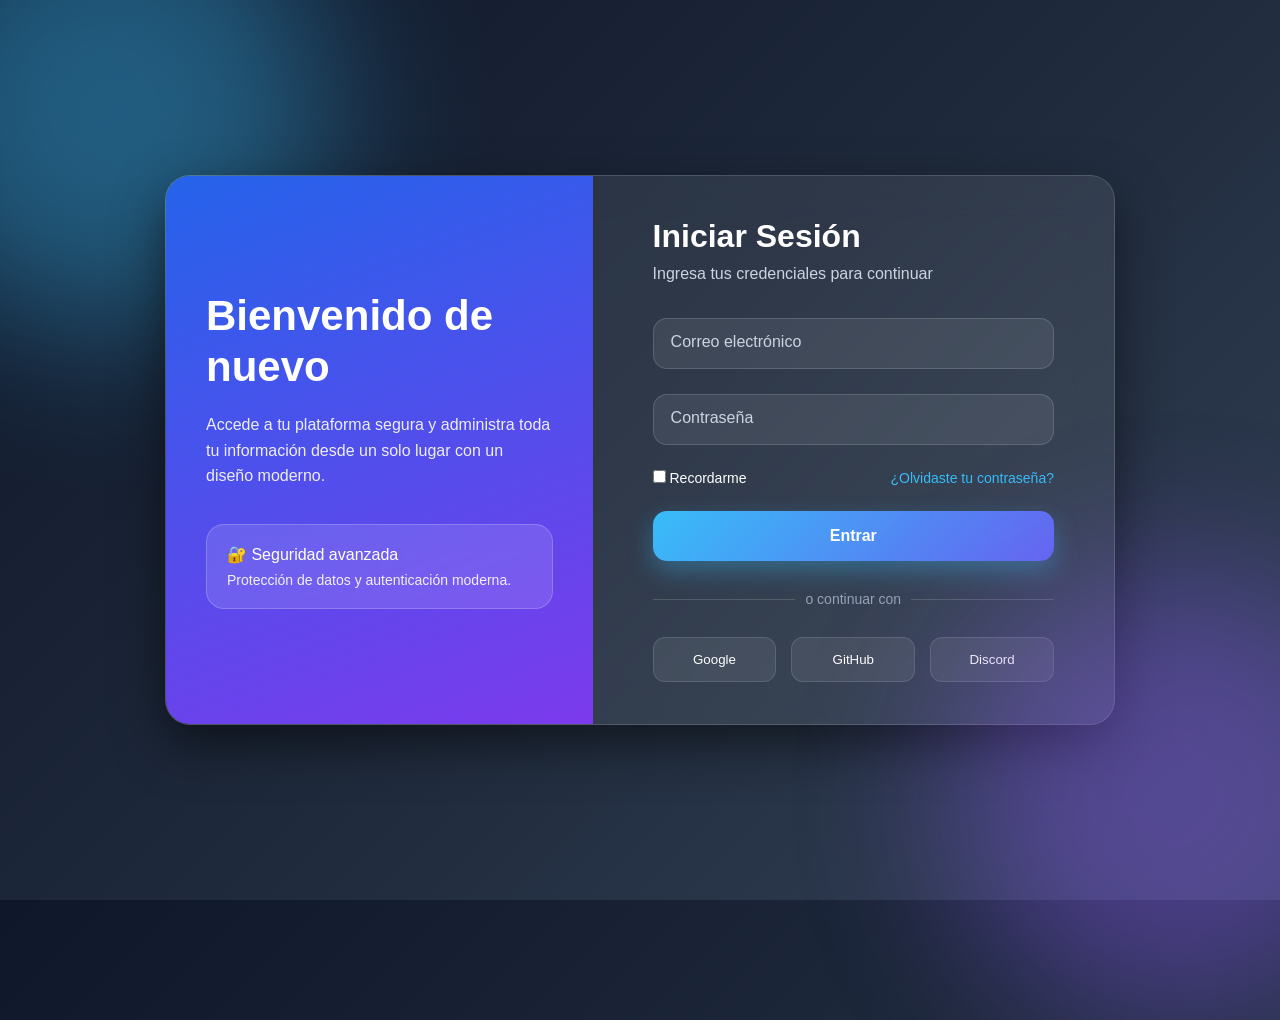
<file: index.html>
<!DOCTYPE html>
<html lang="es">
<head>
  <meta charset="UTF-8" />
  <meta name="viewport" content="width=device-width, initial-scale=1.0"/>
  <title>Login Moderno</title>

  <link rel="stylesheet" href="style.css">
</head>
<body>

  <div class="container">

    <!-- IZQUIERDA -->
    <div class="left-panel">
      <h1>Bienvenido de nuevo</h1>

      <p>
        Accede a tu plataforma segura y administra toda tu información
        desde un solo lugar con un diseño moderno.
      </p>

      <div class="info-box">
        🔐 Seguridad avanzada
        <span>Protección de datos y autenticación moderna.</span>
      </div>
    </div>

    <!-- DERECHA -->
    <div class="right-panel">

      <h2>Iniciar Sesión</h2>
      <p>Ingresa tus credenciales para continuar</p>

      <form>

        <div class="input-group">
          <input type="email" required>
          <label>Correo electrónico</label>
        </div>

        <div class="input-group">
          <input type="password" required>
          <label>Contraseña</label>
        </div>

        <div class="options">

          <label>
            <input type="checkbox">
            Recordarme
          </label>

          <a href="#">¿Olvidaste tu contraseña?</a>

        </div>

        <button class="login-btn">
          Entrar
        </button>

      </form>

      <div class="divider">
        o continuar con
      </div>

      <div class="social-buttons">
        <button>Google</button>
        <button>GitHub</button>
        <button>Discord</button>
      </div>

    </div>

  </div>

</body>
</html>
</file>
<file: style.css>
*{
  margin:0;
  padding:0;
  box-sizing:border-box;
  font-family:'Segoe UI', Tahoma, Geneva, Verdana, sans-serif;
}

body{
  height:100vh;
  display:flex;
  justify-content:center;
  align-items:center;
  background:linear-gradient(135deg,#0f172a,#1e293b,#334155);
  overflow:hidden;
}

/* Fondo decorativo */
body::before,
body::after{
  content:'';
  position:absolute;
  width:450px;
  height:450px;
  border-radius:50%;
  filter:blur(80px);
  opacity:.4;
}

body::before{
  background:#38bdf8;
  top:-120px;
  left:-120px;
}

body::after{
  background:#8b5cf6;
  bottom:-120px;
  right:-120px;
}

.container{
  position:relative;
  width:950px;
  height:550px;
  background:rgba(255,255,255,0.08);
  border:1px solid rgba(255,255,255,0.15);
  backdrop-filter:blur(20px);
  border-radius:25px;
  display:flex;
  overflow:hidden;
  box-shadow:0 20px 50px rgba(0,0,0,0.5);
}

/* Panel izquierdo */
.left-panel{
  width:45%;
  background:linear-gradient(160deg,#2563eb,#7c3aed);
  color:white;
  padding:60px 40px;
  display:flex;
  flex-direction:column;
  justify-content:center;
}

.left-panel h1{
  font-size:42px;
  margin-bottom:20px;
  line-height:1.2;
}

.left-panel p{
  font-size:16px;
  opacity:.9;
  margin-bottom:35px;
  line-height:1.6;
}

.info-box{
  background:rgba(255,255,255,0.12);
  border:1px solid rgba(255,255,255,0.2);
  padding:20px;
  border-radius:18px;
  backdrop-filter:blur(10px);
}

.info-box span{
  display:block;
  margin-top:8px;
  font-size:14px;
  opacity:.9;
}

/* Panel derecho */
.right-panel{
  width:55%;
  padding:60px;
  color:white;
  display:flex;
  flex-direction:column;
  justify-content:center;
}

.right-panel h2{
  font-size:32px;
  margin-bottom:10px;
}

.right-panel p{
  color:#cbd5e1;
  margin-bottom:35px;
}

.input-group{
  position:relative;
  margin-bottom:25px;
}

.input-group input{
  width:100%;
  padding:16px 20px;
  background:rgba(255,255,255,0.08);
  border:1px solid rgba(255,255,255,0.15);
  border-radius:14px;
  outline:none;
  color:white;
  font-size:15px;
  transition:.3s;
}

.input-group label{
  position:absolute;
  left:18px;
  top:15px;
  color:#cbd5e1;
  pointer-events:none;
  transition:.3s;
}

.input-group input:focus,
.input-group input:valid{
  border-color:#38bdf8;
  background:rgba(255,255,255,0.12);
}

.input-group input:focus + label,
.input-group input:valid + label{
  top:-10px;
  left:14px;
  font-size:12px;
  padding:0 6px;
  background:#1e293b;
  border-radius:6px;
  color:#38bdf8;
}

.options{
  display:flex;
  justify-content:space-between;
  align-items:center;
  margin-bottom:25px;
  font-size:14px;
}

.options a{
  color:#38bdf8;
  text-decoration:none;
}

.login-btn{
  width:100%;
  padding:16px;
  border:none;
  border-radius:14px;
  background:linear-gradient(135deg,#38bdf8,#6366f1);
  color:white;
  font-size:16px;
  font-weight:bold;
  cursor:pointer;
  transition:.3s;
  box-shadow:0 10px 25px rgba(56,189,248,0.35);
}

.login-btn:hover{
  transform:translateY(-2px);
  box-shadow:0 15px 30px rgba(56,189,248,0.5);
}

.divider{
  display:flex;
  align-items:center;
  margin:30px 0;
  color:#94a3b8;
  font-size:14px;
}

.divider::before,
.divider::after{
  content:'';
  flex:1;
  height:1px;
  background:rgba(255,255,255,0.15);
}

.divider::before{
  margin-right:10px;
}

.divider::after{
  margin-left:10px;
}

.social-buttons{
  display:flex;
  gap:15px;
}

.social-buttons button{
  flex:1;
  padding:14px;
  border:none;
  border-radius:12px;
  background:rgba(255,255,255,0.08);
  color:white;
  cursor:pointer;
  transition:.3s;
  border:1px solid rgba(255,255,255,0.12);
}

.social-buttons button:hover{
  background:rgba(255,255,255,0.15);
  transform:translateY(-2px);
}

@media(max-width:900px){

  .container{
    width:95%;
    height:auto;
    flex-direction:column;
  }

  .left-panel,
  .right-panel{
    width:100%;
  }

  .left-panel{
    padding:40px;
  }

  .right-panel{
    padding:40px;
  }

}
</file>
